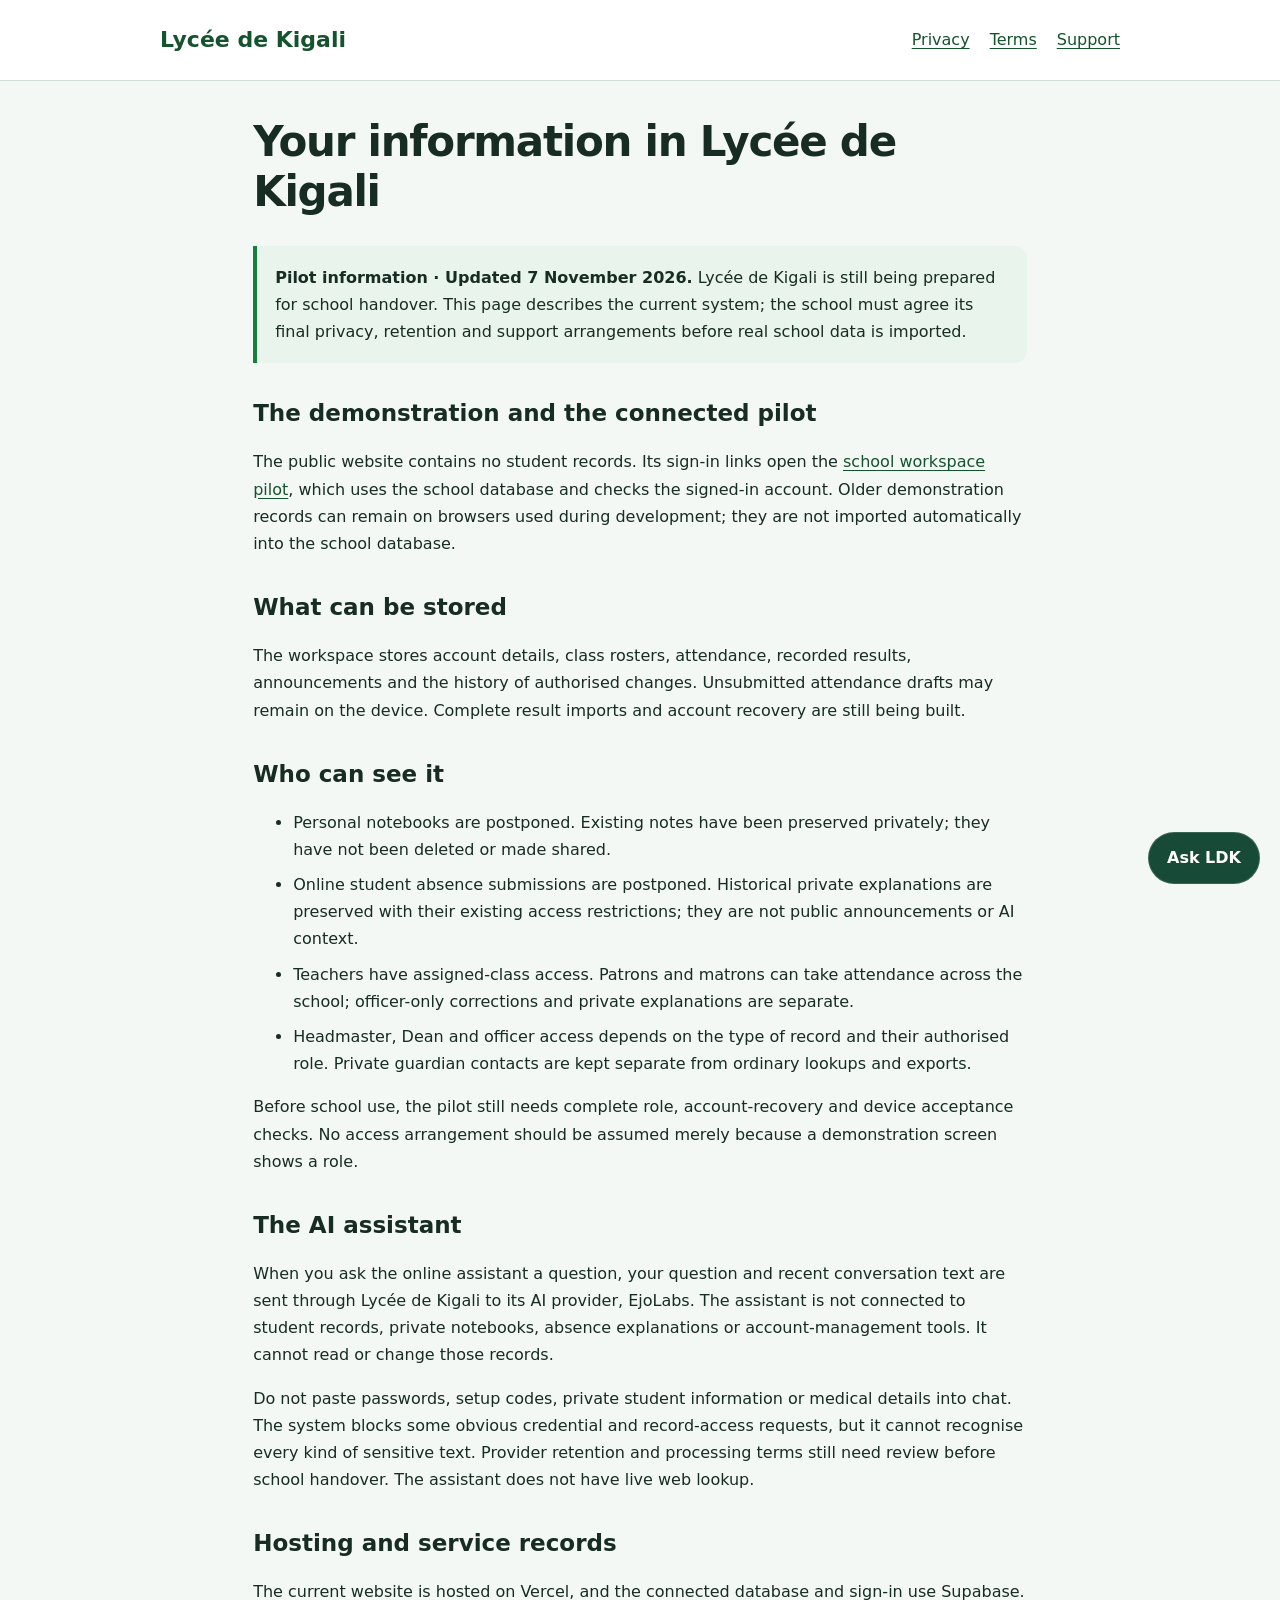
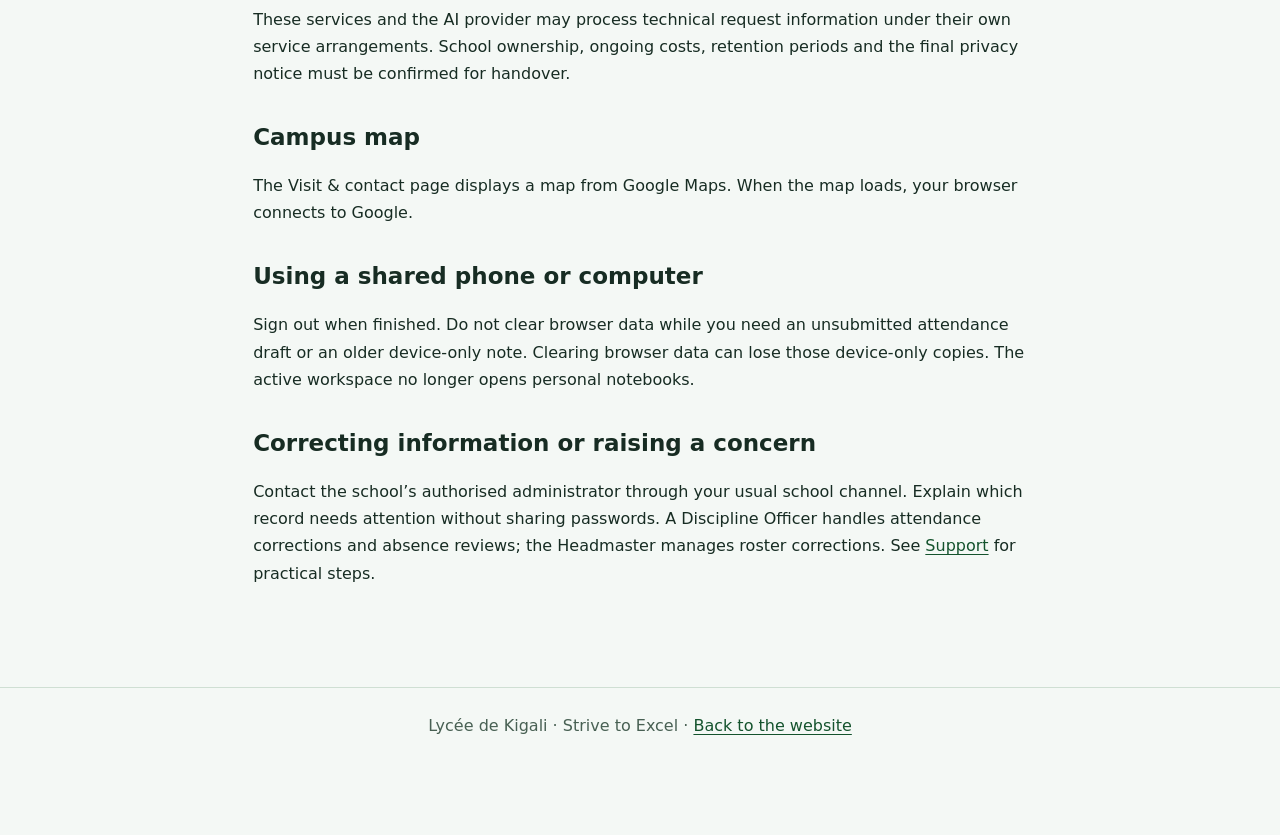
<file: privacy.html>
<!doctype html>
<html lang="en"><head><meta charset="utf-8"><meta name="viewport" content="width=device-width,initial-scale=1"><title>Privacy · Lycée de Kigali</title><link rel="stylesheet" href="info.css"><link rel="stylesheet" href="chat.css"><script src="chat-launcher.js" defer></script></head><body>
<a class="skip" href="#main">Skip to content</a><header class="info-header"><div class="info-nav"><a class="info-brand" href="index.html">Lycée de Kigali</a><nav aria-label="Information pages"><a href="privacy.html" aria-current="page">Privacy</a><a href="terms.html">Terms</a><a href="support.html">Support</a></nav></div></header>
<main id="main" tabindex="-1"><h1>Your information in Lycée de Kigali</h1><p class="pilot-note"><strong>Pilot information · Updated 7 November 2026.</strong> Lycée de Kigali is still being prepared for school handover. This page describes the current system; the school must agree its final privacy, retention and support arrangements before real school data is imported.</p>
<h2>The demonstration and the connected pilot</h2><p>The public website contains no student records. Its sign-in links open the <a href="connected/">school workspace pilot</a>, which uses the school database and checks the signed-in account. Older demonstration records can remain on browsers used during development; they are not imported automatically into the school database.</p>
<h2>What can be stored</h2><p>The workspace stores account details, class rosters, attendance, recorded results, announcements and the history of authorised changes. Unsubmitted attendance drafts may remain on the device. Complete result imports and account recovery are still being built.</p>
<h2>Who can see it</h2><ul><li>Personal notebooks are postponed. Existing notes have been preserved privately; they have not been deleted or made shared.</li><li>Online student absence submissions are postponed. Historical private explanations are preserved with their existing access restrictions; they are not public announcements or AI context.</li><li>Teachers have assigned-class access. Patrons and matrons can take attendance across the school; officer-only corrections and private explanations are separate.</li><li>Headmaster, Dean and officer access depends on the type of record and their authorised role. Private guardian contacts are kept separate from ordinary lookups and exports.</li></ul><p>Before school use, the pilot still needs complete role, account-recovery and device acceptance checks. No access arrangement should be assumed merely because a demonstration screen shows a role.</p>
<h2>The AI assistant</h2><p>When you ask the online assistant a question, your question and recent conversation text are sent through Lycée de Kigali to its AI provider, EjoLabs. The assistant is not connected to student records, private notebooks, absence explanations or account-management tools. It cannot read or change those records.</p><p>Do not paste passwords, setup codes, private student information or medical details into chat. The system blocks some obvious credential and record-access requests, but it cannot recognise every kind of sensitive text. Provider retention and processing terms still need review before school handover. The assistant does not have live web lookup.</p>
<h2>Hosting and service records</h2><p>The current website is hosted on Vercel, and the connected database and sign-in use Supabase. These services and the AI provider may process technical request information under their own service arrangements. School ownership, ongoing costs, retention periods and the final privacy notice must be confirmed for handover.</p>
<h2>Campus map</h2><p>The Visit &amp; contact page displays a map from Google Maps. When the map loads, your browser connects to Google.</p>
<h2>Using a shared phone or computer</h2><p>Sign out when finished. Do not clear browser data while you need an unsubmitted attendance draft or an older device-only note. Clearing browser data can lose those device-only copies. The active workspace no longer opens personal notebooks.</p>
<h2>Correcting information or raising a concern</h2><p>Contact the school’s authorised administrator through your usual school channel. Explain which record needs attention without sharing passwords. A Discipline Officer handles attendance corrections and absence reviews; the Headmaster manages roster corrections. See <a href="support.html">Support</a> for practical steps.</p></main>
<footer class="info-footer">Lycée de Kigali · Strive to Excel · <a href="index.html">Back to the website</a></footer></body></html>
</file>
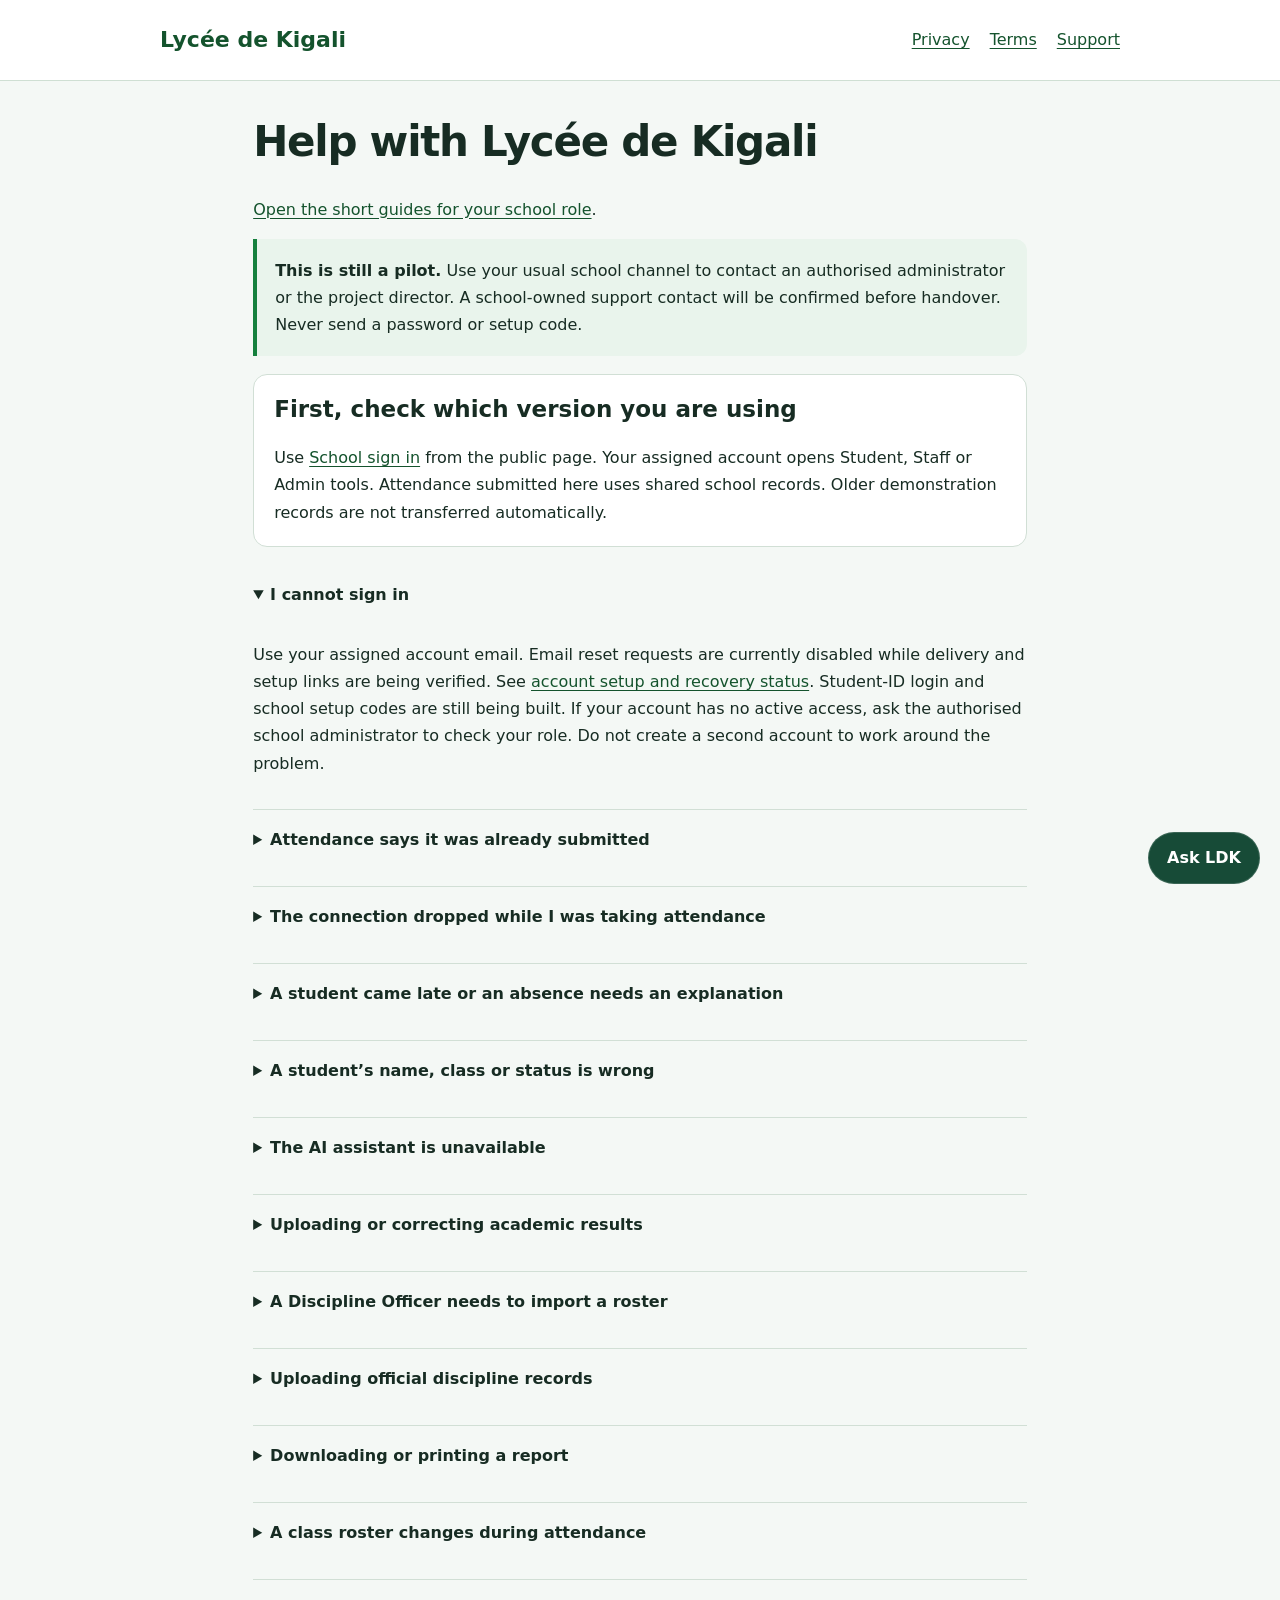
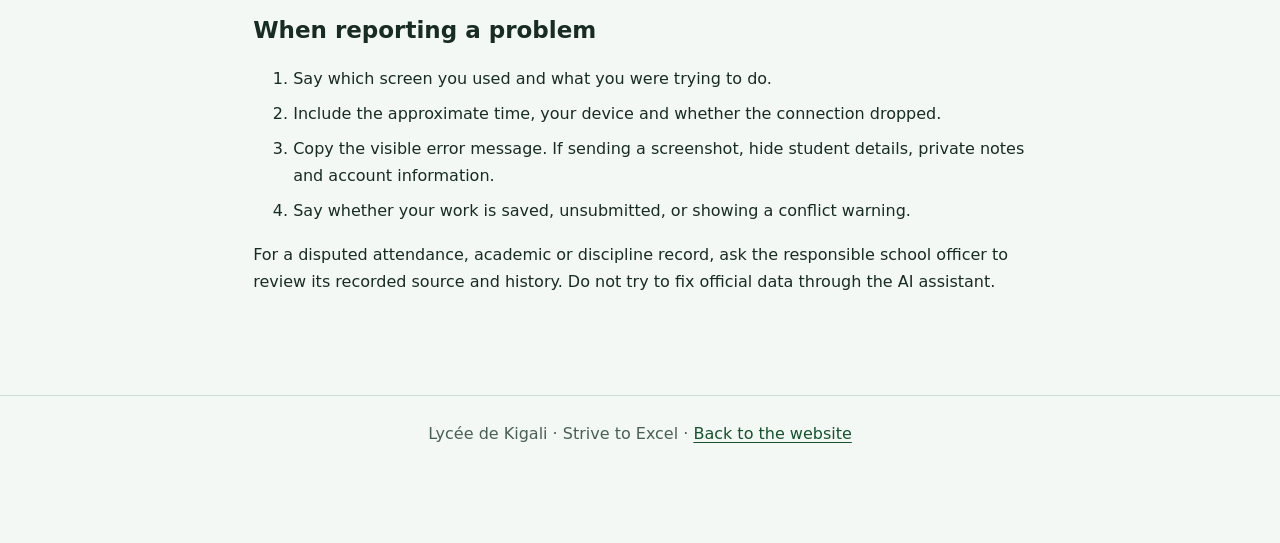
<file: support.html>
<!doctype html>
<html lang="en"><head><meta charset="utf-8"><meta name="viewport" content="width=device-width,initial-scale=1"><title>Support · Lycée de Kigali</title><link rel="stylesheet" href="info.css"><link rel="stylesheet" href="chat.css"><script src="chat-launcher.js" defer></script></head><body>
<a class="skip" href="#main">Skip to content</a><header class="info-header"><div class="info-nav"><a class="info-brand" href="index.html">Lycée de Kigali</a><nav aria-label="Information pages"><a href="privacy.html">Privacy</a><a href="terms.html">Terms</a><a href="support.html" aria-current="page">Support</a></nav></div></header>
<main id="main" tabindex="-1"><h1>Help with Lycée de Kigali</h1><p><a href="connected/guide.html">Open the short guides for your school role</a>.</p><p class="pilot-note"><strong>This is still a pilot.</strong> Use your usual school channel to contact an authorised administrator or the project director. A school-owned support contact will be confirmed before handover. Never send a password or setup code.</p>
<div class="info-card"><h2>First, check which version you are using</h2><p>Use <a href="connected/">School sign in</a> from the public page. Your assigned account opens Student, Staff or Admin tools. Attendance submitted here uses shared school records. Older demonstration records are not transferred automatically.</p></div>
<details open><summary>I cannot sign in</summary><p>Use your assigned account email. Email reset requests are currently disabled while delivery and setup links are being verified. See <a href="connected/account.html">account setup and recovery status</a>. Student-ID login and school setup codes are still being built. If your account has no active access, ask the authorised school administrator to check your role. Do not create a second account to work around the problem.</p></details>
<details><summary>Attendance says it was already submitted</summary><p>Open the class submission overview to see who submitted it and when. Ask a Discipline Officer to review and correct the register if necessary. A teacher or patron cannot overwrite someone else’s submitted main register.</p></details>
<details><summary>The connection dropped while I was taking attendance</summary><p>Keep the page open. An unsubmitted draft may be saved on that device. Reconnect, refresh the records and check whether someone else already submitted the class. Review the totals before submitting. A device draft is not proof that the school received the register.</p></details>
<details><summary>A student came late or an absence needs an explanation</summary><p>Contact the Discipline Office through the usual school channel. An officer can correct the main register to Present, Late or Excused and record the reason. Online student absence forms are postponed; staff attendance does not depend on a student owning a phone. Keep private reasons out of announcements and AI chat.</p></details>
<details><summary>A student’s name, class or status is wrong</summary><p>The Headmaster manages roster corrections. A Discipline Officer can submit a correction request in the School desk. Officers can add an individual student; this creates a high priority notification for the Headmaster. Whole-roster imports require the Headmaster’s one-use permission.</p></details>

<details><summary>The AI assistant is unavailable</summary><p>You can still use local product help. Try again later or ask a school officer about a school-specific issue. The AI does not have private record access or live web lookup. Never share private records to help it answer.</p></details>
<details><summary>Uploading or correcting academic results</summary><p>The Dean of Studies opens Academic results, chooses the class, names the release and uploads a CSV. Use student_id first, subject/maximum headers, and overall_percent last. Leave unavailable marks blank; zero means a real mark. Include every class student once. Check the preview, then fix warnings or give a reason before publishing. The Headmaster is notified. To correct a release, open it and choose Correct this release; the older version stays available. School-specific Excel formats are still being connected.</p></details><details><summary>A Discipline Officer needs to import a roster</summary><p>The Headmaster opens Staff accounts and allows one roster import for the officer. Permission lasts up to 24 hours and ends after one successful import. Invalid files do not use it. The officer opens Roster import and refreshes permission before checking the file. Adding one student does not require this bulk-import permission.</p></details><details><summary>Uploading official discipline records</summary><p>The Discipline Officer opens Discipline records, selects a class and snapshot date, and names the upload. Use the blank totals CSV template and include every required student once. Add an optional events CSV for dated reasons and the original recorder. Enter the official document reference, check the files, compare the preview to the source, then save. Totals come from the school’s official record; events do not deduct points here. The Headmaster and fellow officers are notified. To fix an upload, open it and choose Correct this import. Previous versions remain available.</p></details><details><summary>Downloading or printing a report</summary><p>Open Reports and choose a class, dates and attendance, academic results or official discipline. Results reports use one selected release within those dates. Show the report, then download CSV for Excel or choose Print / save as PDF. Changing filters clears the old report so you do not export the wrong view. Missing registers are unknown, not absences; blank academic marks are Not recorded. Keep downloaded student records private.</p></details><details><summary>A class roster changes during attendance</summary><p>Before saving, Lycée de Kigali checks the latest roster. If it changed, marks for remaining students are kept in your device draft and the class is reopened for review. Mark any new students, review the totals and confirm again. If the device cannot save the revised draft, keep the page open and copy your marks before reopening.</p></details><h2>When reporting a problem</h2><ol><li>Say which screen you used and what you were trying to do.</li><li>Include the approximate time, your device and whether the connection dropped.</li><li>Copy the visible error message. If sending a screenshot, hide student details, private notes and account information.</li><li>Say whether your work is saved, unsubmitted, or showing a conflict warning.</li></ol><p>For a disputed attendance, academic or discipline record, ask the responsible school officer to review its recorded source and history. Do not try to fix official data through the AI assistant.</p></main>
<footer class="info-footer">Lycée de Kigali · Strive to Excel · <a href="index.html">Back to the website</a></footer></body></html>
</file>
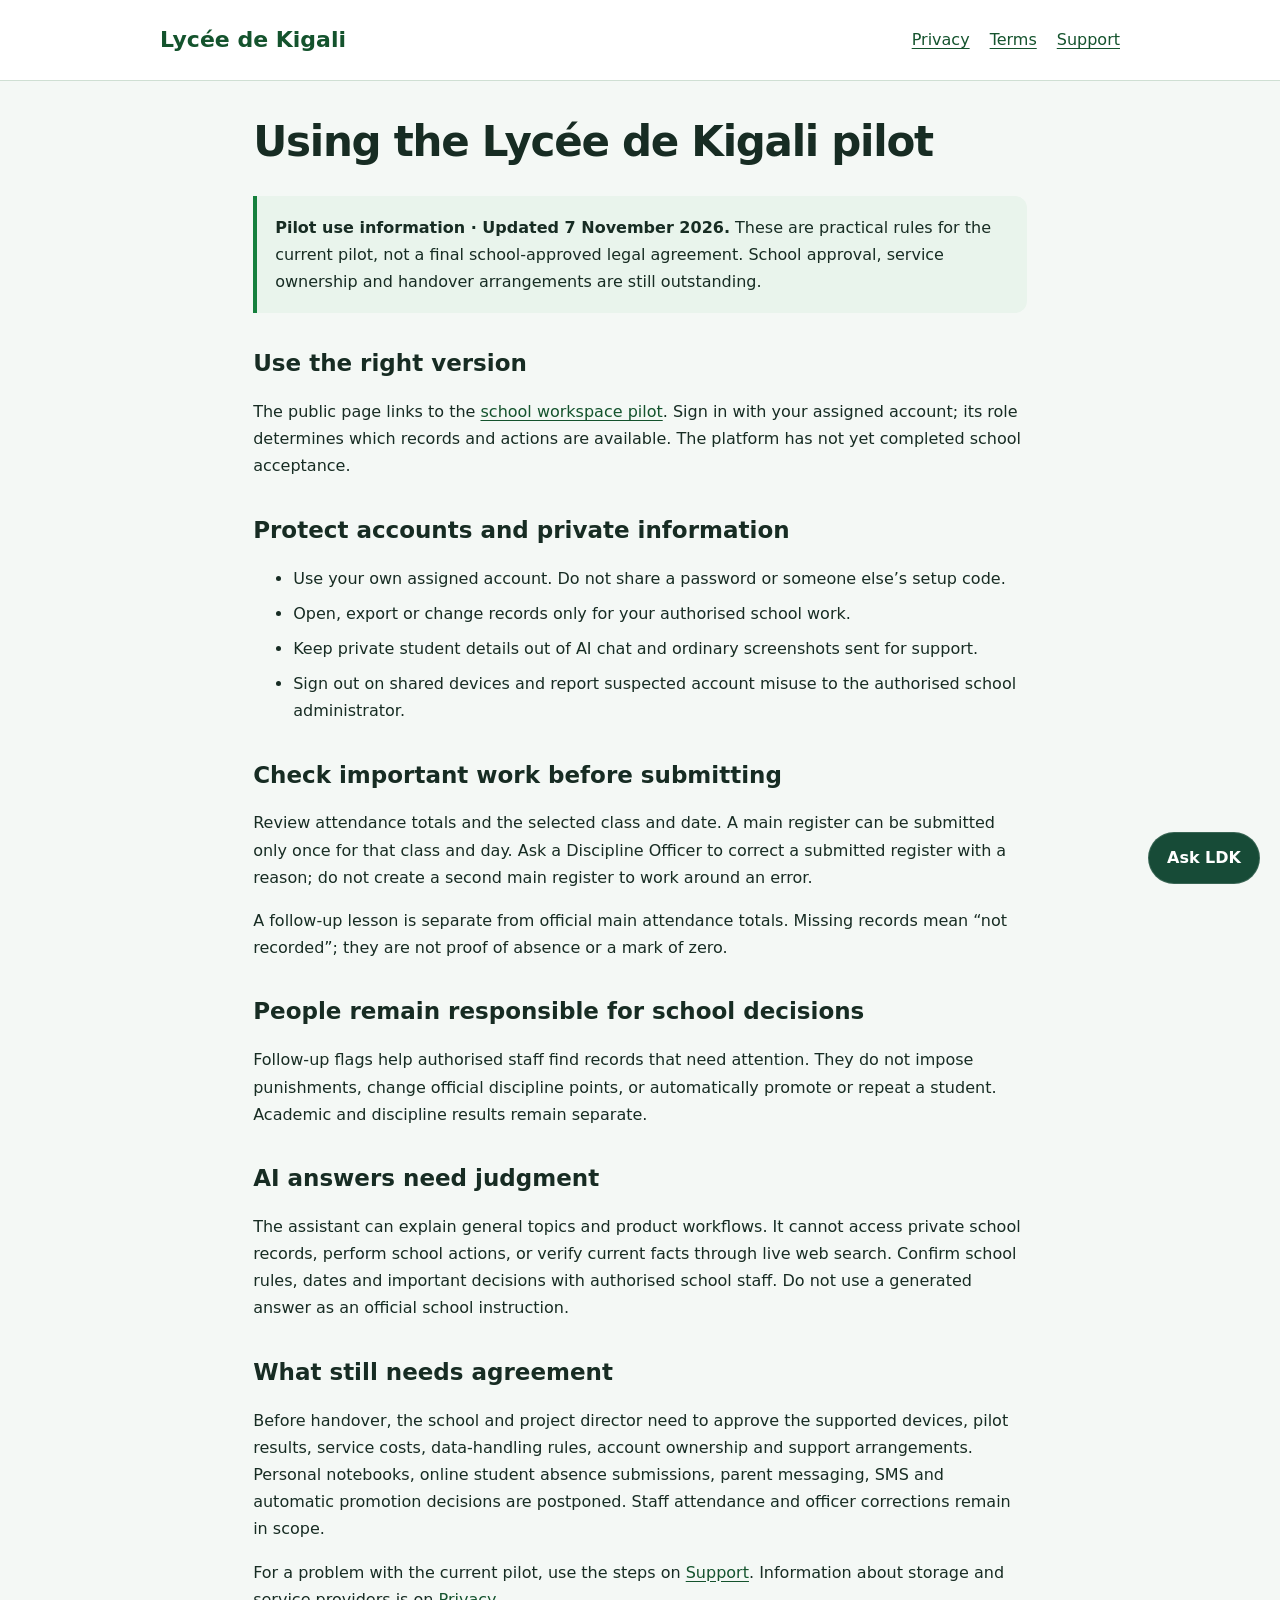
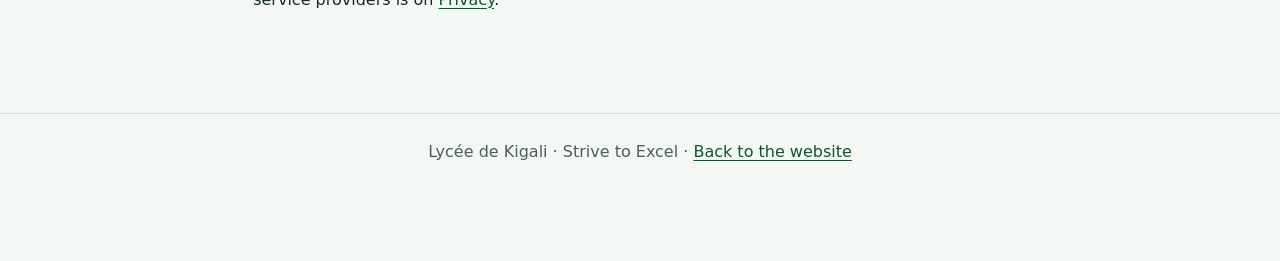
<file: terms.html>
<!doctype html>
<html lang="en"><head><meta charset="utf-8"><meta name="viewport" content="width=device-width,initial-scale=1"><title>Pilot use · Lycée de Kigali</title><link rel="stylesheet" href="info.css"><link rel="stylesheet" href="chat.css"><script src="chat-launcher.js" defer></script></head><body>
<a class="skip" href="#main">Skip to content</a><header class="info-header"><div class="info-nav"><a class="info-brand" href="index.html">Lycée de Kigali</a><nav aria-label="Information pages"><a href="privacy.html">Privacy</a><a href="terms.html" aria-current="page">Terms</a><a href="support.html">Support</a></nav></div></header>
<main id="main" tabindex="-1"><h1>Using the Lycée de Kigali pilot</h1><p class="pilot-note"><strong>Pilot use information · Updated 7 November 2026.</strong> These are practical rules for the current pilot, not a final school-approved legal agreement. School approval, service ownership and handover arrangements are still outstanding.</p>
<h2>Use the right version</h2><p>The public page links to the <a href="connected/">school workspace pilot</a>. Sign in with your assigned account; its role determines which records and actions are available. The platform has not yet completed school acceptance.</p>
<h2>Protect accounts and private information</h2><ul><li>Use your own assigned account. Do not share a password or someone else’s setup code.</li><li>Open, export or change records only for your authorised school work.</li><li>Keep private student details out of AI chat and ordinary screenshots sent for support.</li><li>Sign out on shared devices and report suspected account misuse to the authorised school administrator.</li></ul>
<h2>Check important work before submitting</h2><p>Review attendance totals and the selected class and date. A main register can be submitted only once for that class and day. Ask a Discipline Officer to correct a submitted register with a reason; do not create a second main register to work around an error.</p><p>A follow-up lesson is separate from official main attendance totals. Missing records mean “not recorded”; they are not proof of absence or a mark of zero.</p>
<h2>People remain responsible for school decisions</h2><p>Follow-up flags help authorised staff find records that need attention. They do not impose punishments, change official discipline points, or automatically promote or repeat a student. Academic and discipline results remain separate.</p>
<h2>AI answers need judgment</h2><p>The assistant can explain general topics and product workflows. It cannot access private school records, perform school actions, or verify current facts through live web search. Confirm school rules, dates and important decisions with authorised school staff. Do not use a generated answer as an official school instruction.</p>
<h2>What still needs agreement</h2><p>Before handover, the school and project director need to approve the supported devices, pilot results, service costs, data-handling rules, account ownership and support arrangements. Personal notebooks, online student absence submissions, parent messaging, SMS and automatic promotion decisions are postponed. Staff attendance and officer corrections remain in scope.</p><p>For a problem with the current pilot, use the steps on <a href="support.html">Support</a>. Information about storage and service providers is on <a href="privacy.html">Privacy</a>.</p></main>
<footer class="info-footer">Lycée de Kigali · Strive to Excel · <a href="index.html">Back to the website</a></footer></body></html>
</file>
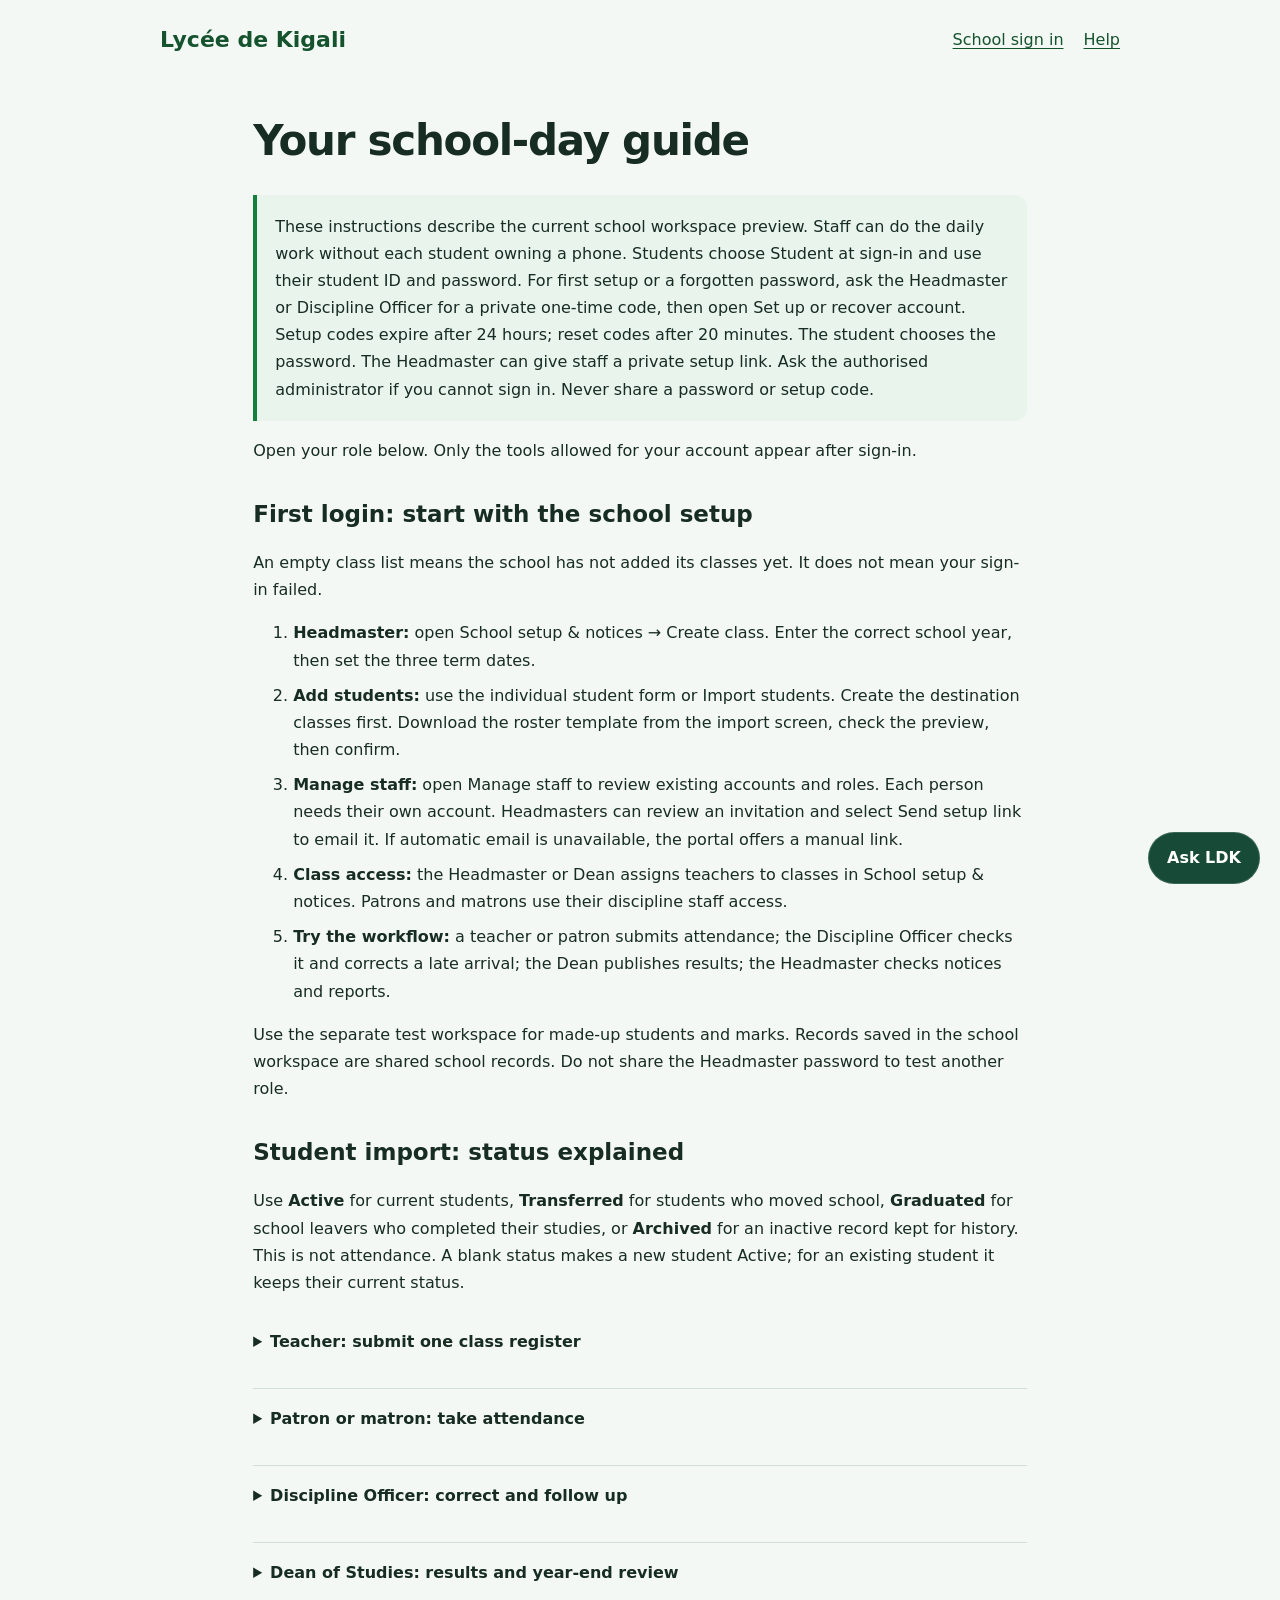
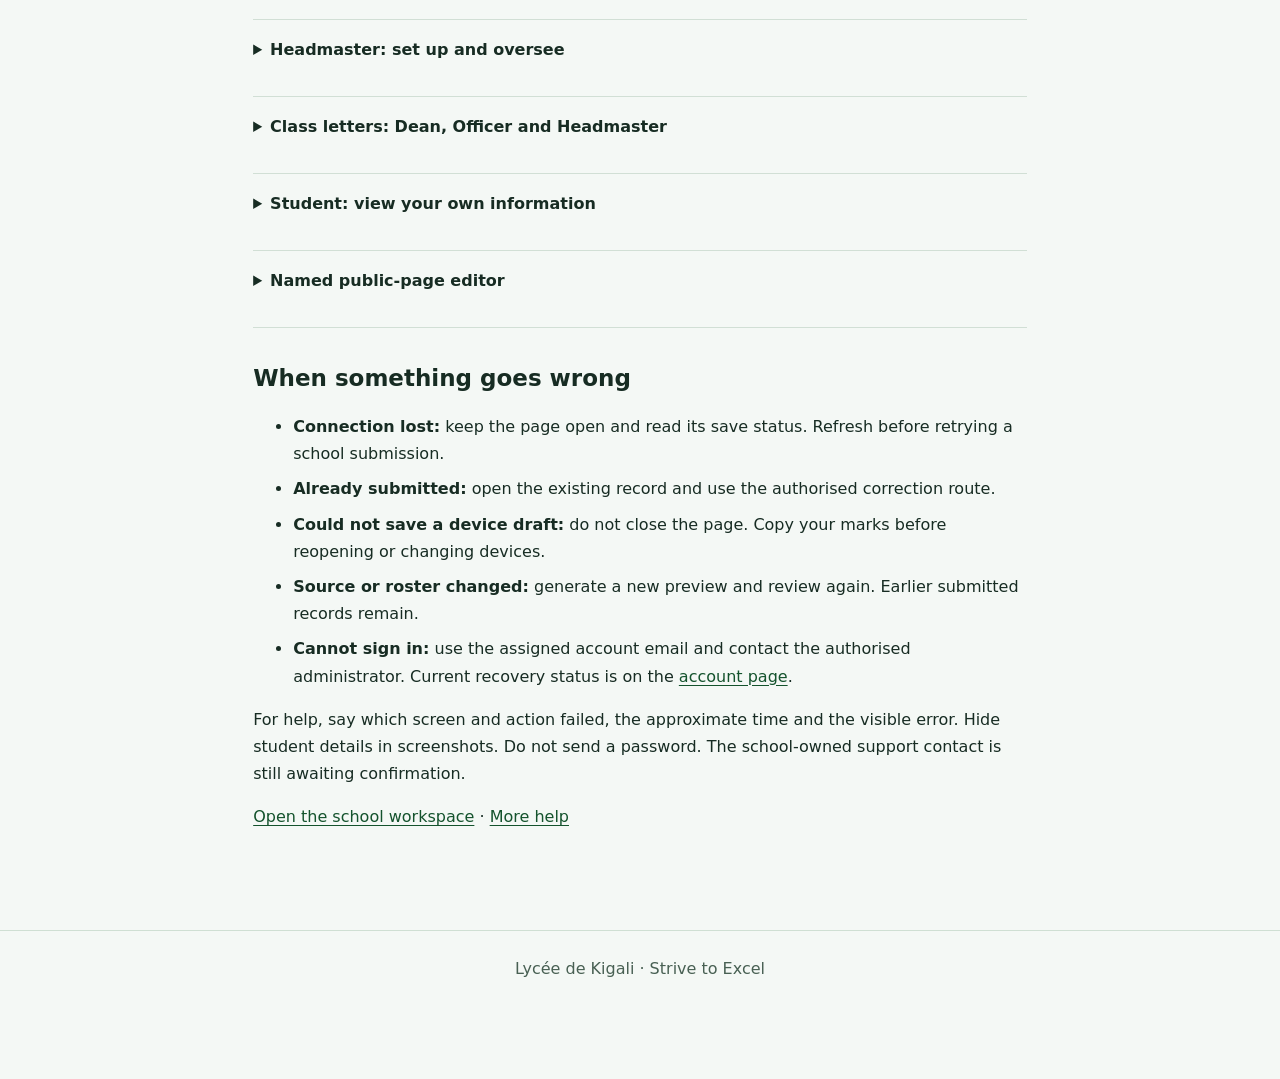
<file: connected/guide.html>
<!doctype html><html lang="en" data-theme="light"><head><meta charset="utf-8"><meta name="viewport" content="width=device-width,initial-scale=1"><title>Role guides · Lycée de Kigali</title><link rel="stylesheet" href="../info.css"><link rel="stylesheet" href="../chat.css"><script src="../chat-launcher.js" defer></script></head><body><a class="skip" href="#main">Skip to guides</a><header class="info-nav"><a class="info-brand" href="../index.html">Lycée de Kigali</a><nav aria-label="Guide navigation"><a href="index.html">School sign in</a><a href="../support.html">Help</a></nav></header><main id="main"><h1>Your school-day guide</h1><p class="pilot-note">These instructions describe the current school workspace preview. Staff can do the daily work without each student owning a phone. Students choose Student at sign-in and use their student ID and password. For first setup or a forgotten password, ask the Headmaster or Discipline Officer for a private one-time code, then open Set up or recover account. Setup codes expire after 24 hours; reset codes after 20 minutes. The student chooses the password. The Headmaster can give staff a private setup link. Ask the authorised administrator if you cannot sign in. Never share a password or setup code.</p><p>Open your role below. Only the tools allowed for your account appear after sign-in.</p>
<section aria-labelledby="first-setup"><h2 id="first-setup">First login: start with the school setup</h2><p>An empty class list means the school has not added its classes yet. It does not mean your sign-in failed.</p><ol><li><strong>Headmaster:</strong> open School setup & notices → Create class. Enter the correct school year, then set the three term dates.</li><li><strong>Add students:</strong> use the individual student form or Import students. Create the destination classes first. Download the roster template from the import screen, check the preview, then confirm.</li><li><strong>Manage staff:</strong> open Manage staff to review existing accounts and roles. Each person needs their own account. Headmasters can review an invitation and select Send setup link to email it. If automatic email is unavailable, the portal offers a manual link.</li><li><strong>Class access:</strong> the Headmaster or Dean assigns teachers to classes in School setup & notices. Patrons and matrons use their discipline staff access.</li><li><strong>Try the workflow:</strong> a teacher or patron submits attendance; the Discipline Officer checks it and corrects a late arrival; the Dean publishes results; the Headmaster checks notices and reports.</li></ol><p>Use the separate test workspace for made-up students and marks. Records saved in the school workspace are shared school records. Do not share the Headmaster password to test another role.</p></section>
<section><h2>Student import: status explained</h2><p>Use <strong>Active</strong> for current students, <strong>Transferred</strong> for students who moved school, <strong>Graduated</strong> for school leavers who completed their studies, or <strong>Archived</strong> for an inactive record kept for history. This is not attendance. A blank status makes a new student Active; for an existing student it keeps their current status.</p></section><details><summary>Teacher: submit one class register</summary><ol><li>Sign in with your assigned account. Open <strong>Today</strong> to see missing attendance.</li><li>Open <strong>Attendance</strong>, check the date and choose your assigned class. Choose <strong>Main daily attendance</strong> and open the class.</li><li>Choose a status for every student. Late counts as attended. Follow the school’s instructions when using Excused.</li><li>Review the totals, then confirm. Wait for <strong>Submitted to the school</strong>. A device draft is not a submitted register.</li><li>If someone already submitted, ask a Discipline Officer for a correction. You cannot overwrite their register.</li><li>If the roster changed, remaining marks are kept in the draft. Mark new students and review again. A follow-up lesson is a separate register and never changes main attendance totals.</li></ol><p>If your assigned class is missing, ask the Headmaster or Dean to check your class access.</p></details>
<details><summary>Patron or matron: take attendance</summary><ol><li>Open Attendance and choose the school class and date.</li><li>Use the same main-register review and confirmation steps as a teacher.</li><li>Check the class submission overview to see which classes are missing and who submitted each register.</li><li>After a dropped connection, keep the page open, reconnect and refresh. If another register exists, your draft stays for comparison.</li><li>Send corrections through the Discipline Office. Do not put private student explanations in announcements or AI chat.</li></ol></details>
<details><summary>Discipline Officer: correct and follow up</summary><ol><li>Open Today and check missing registers, discipline/attendance concerns and notifications.</li><li>In Attendance, open a submitted main register. Choose the corrected status, write the reason and save. The previous status and recorder stay in history.</li><li>In Discipline records, choose a class, date and upload name. Download the blank totals template. Include each required student exactly once.</li><li>Use the school’s official totals, not a deduction calculated in Lycée de Kigali. Add optional dated source events and their original recorder; identify the official source document.</li><li>Check the files, compare the preview to the official source, then save. The Headmaster and fellow officers get a notification. No separate approval is required.</li><li>To correct an import, open it and choose Correct this import. A totals-only correction keeps earlier events; a new events file replaces them after review. Earlier versions remain available.</li></ol><p>You can add one student in School setup & notices; the Headmaster receives a high priority notice. Whole-roster imports need the Headmaster’s one-use permission. Ask for roster corrections through School setup & notices.</p></details>
<details><summary>Dean of Studies: results and year-end review</summary><ol><li>Open Marks & results, choose the class and name the release. Download the blank CSV template and enter each subject’s maximum.</li><li>Keep student_id first and overall_percent last. A blank is Not recorded; zero is a real mark. Include every required student once.</li><li>Check the preview. Fix errors, or record why unresolved warnings can be published. Supplied overall percentages determine the saved class ranks.</li><li>Publish. The Headmaster is notified. A correction creates a new version and keeps the earlier marks and ranks.</li><li>For a manual promote/repeat decision, open School setup & notices → Year-end promote / repeat review. Open one student, choose the review year, results source, decision and configured next-year destination class.</li><li>Write your review conclusion, check the preview and explicitly confirm. The default 50% threshold highlights review; it never makes the decision. You can set another yearly review threshold in this tool.</li></ol><p>Use Correct this decision for a later reviewed change. Previous decisions and class history remain. The Headmaster manages school-leaver Graduated status separately.</p></details>
<details><summary>Headmaster: set up and oversee</summary><ol><li>Use School setup & notices to create classes and set the three term dates. Give teachers their class assignments with the Dean.</li><li>Use Manage staff to review roles, disable access, or delete eligible staff accounts. To invite a new staff member, review their details and select Send setup link.</li><li>Check Today for missing attendance, roster requests, published results, discipline updates and saved class letters.</li><li>Review individual student additions and manage name/class/status corrections. Allow a Discipline Officer one roster import when needed; it expires after 24 hours or one successful import.</li><li>To change the school year for all current classes after Term 3, open School setup & notices → Automatic school-year change. Set the next year once, review and schedule. You can cancel before it runs. This keeps students in their classes and does not promote them. For year-end promotion work, configure destination classes for the next year before reviewing promote/repeat decisions. A class-year change keeps students in that class; it does not make promotion decisions.</li><li>Open Reports for a class/date view or one selected release. A CSV or print view uses the report you loaded. Keep exported student records private.</li><li>In School setup & notices → Edit public website text, publish only approved public information. You can authorise named staff editors there. Their permission does not make them a Headmaster.</li></ol><p>History starts at the stated baseline. Lycée de Kigali does not invent older enrolment dates or treat missing records as proof that school tasks were completed.</p></details>
<details><summary>Class letters: Dean, Officer and Headmaster</summary><ol><li>The Dean or Officer opens Class letters and chooses the class, school year, dates and exact academic/discipline source releases. Missing sources stay Not recorded.</li><li>Add an explanation, then Generate letter. Read the fixed school-record summaries and check any numbers you wrote yourself.</li><li>Confirm your review and save for the Headmaster. This saves in the school account and creates an in-app notice; it sends no email or SMS.</li><li>The Headmaster opens the saved letter. Printing includes the saved date, author and source references. Additional official discipline details may use extra pages.</li><li>If source records change later, the earlier letter stays unchanged and shows a notice. An author can prepare, review and save a new version.</li></ol><p>Private absence explanations, medical evidence, guardian contacts and notebook text are excluded. Never add them in the free-text explanation. School reporting practice still needs pilot confirmation.</p></details>
<details><summary>Student: view your own information</summary><p>When the school supplies a working account, My records shows your own recorded results, attendance and official discipline total. School setup & notices shows notices addressed to you. Missing results say Not recorded. Online absence-submission forms and notebooks are postponed. Ask school staff about a disputed record or access problem.</p></details>
<details><summary>Named public-page editor</summary><ol><li>Open School setup & notices → Edit public website text. If it is absent, ask the Headmaster to check your editor permission.</li><li>Change the public school sections. Leave unavailable facts blank; do not copy unconfirmed details from an older website.</li><li>Confirm school approval, review all public text and then confirm publication.</li><li>If another editor published first, copy your changes, reload the current text and compare before trying again. Text is never silently overwritten.</li></ol></details>
<h2>When something goes wrong</h2><ul><li><strong>Connection lost:</strong> keep the page open and read its save status. Refresh before retrying a school submission.</li><li><strong>Already submitted:</strong> open the existing record and use the authorised correction route.</li><li><strong>Could not save a device draft:</strong> do not close the page. Copy your marks before reopening or changing devices.</li><li><strong>Source or roster changed:</strong> generate a new preview and review again. Earlier submitted records remain.</li><li><strong>Cannot sign in:</strong> use the assigned account email and contact the authorised administrator. Current recovery status is on the <a href="account.html">account page</a>.</li></ul><p>For help, say which screen and action failed, the approximate time and the visible error. Hide student details in screenshots. Do not send a password. The school-owned support contact is still awaiting confirmation.</p><p><a href="index.html">Open the school workspace</a> · <a href="../support.html">More help</a></p></main><footer class="info-footer">Lycée de Kigali · Strive to Excel</footer></body></html>
</file>
<file: info.css>
:root{color-scheme:light}body{margin:0;background:#f4f8f5;color:#172c23;font:16px/1.7 system-ui,sans-serif}a{color:#14532d;text-underline-offset:3px}a:focus-visible,summary:focus-visible{outline:3px solid #15803d;outline-offset:4px}.info-header{border-bottom:1px solid #cfdfd3;background:#fff}.info-nav{max-width:960px;padding:18px 24px;margin:auto;display:flex;align-items:center;gap:20px;flex-wrap:wrap}.info-brand{font-weight:800;font-size:22px;text-decoration:none}.info-nav nav{margin-left:auto;display:flex;gap:20px;flex-wrap:wrap}.info-nav a{min-height:44px;display:inline-flex;align-items:center}main{max-width:76ch;margin:36px auto;padding:0 24px 48px}h1{font-size:clamp(30px,5vw,42px);line-height:1.2;letter-spacing:-.03em}h2{font-size:23px;line-height:1.3;margin-top:36px}.pilot-note{padding:18px;border-left:4px solid #15803d;background:#e9f4ec;border-radius:0 12px 12px 0}.info-card{padding:20px;border:1px solid #d1dfd5;border-radius:14px;background:#fff;margin:18px 0}.info-card h2{margin-top:0}.info-card p:last-child{margin-bottom:0}li{margin:8px 0}.info-footer{border-top:1px solid #cfdfd3;padding:24px;color:#486053;text-align:center}details{padding:16px 0;border-bottom:1px solid #d1dfd5}summary{font-weight:650;cursor:pointer;min-height:44px}.skip{position:absolute;left:12px;top:-100px;background:#fff;padding:12px;z-index:2}.skip:focus{top:8px}@media(max-width:600px){main{margin-top:26px;padding-inline:18px}.info-nav{padding-inline:18px;gap:8px}.info-nav nav{margin-left:0;width:100%;gap:18px}.info-card{padding:16px}}
</file>
<file: chat.css>
#ai-assistant{position:fixed;bottom:max(16px,env(safe-area-inset-bottom));right:20px;z-index:500;font-family:inherit}
#ai-assistant [hidden]{display:none!important}
#ai-chat-panel{width:410px;max-width:calc(100vw - 32px);height:min(650px,calc(100dvh - 32px));display:flex;flex-direction:column;background:var(--s1);border:1px solid var(--b);border-radius:20px;box-shadow:0 16px 64px #0005;overflow:hidden}
.ai-header{display:flex;gap:12px;align-items:center;padding:18px;background:var(--p);color:#fff}
.ai-avatar{width:38px;height:38px;border-radius:12px;display:grid;place-items:center;background:#ffffff24;font-weight:800;flex:none}
.ai-heading{flex:1;min-width:0}.ai-heading h2{font-size:17px;margin:0}.ai-heading p{font-size:12px;opacity:.85;margin:3px 0 0}
#ai-assistant button{font:inherit;cursor:pointer;min-height:44px;border-radius:10px}
.ai-icon-button {
  flex-shrink: 0;
  padding: 0 10px;
  border: 1px solid currentColor;
  color: inherit;
  background: transparent;
}
.ai-toolbar{display:flex;align-items:center;justify-content:space-between;padding:0 16px;border-bottom:1px solid var(--b);font-size:12px;color:var(--t2)}
.ai-toolbar button,.ai-progress button{border:0;background:transparent;color:var(--t);font-weight:600}
#ai-messages{flex:1;min-height:80px;overflow-y:auto;overscroll-behavior:contain;padding:18px;display:flex;flex-direction:column;gap:14px;scrollbar-width:thin}
.ai-message{flex-shrink:0;max-width:92%;padding:12px 14px;border-radius:15px;font-size:14px;line-height:1.6;white-space:pre-wrap;overflow-wrap:anywhere}
.ai-message-user{align-self:flex-end;background:var(--a);color:#fff;border-bottom-right-radius:4px}
.ai-message-assistant{align-self:flex-start;background:var(--s2);color:var(--t);border-bottom-left-radius:4px}
.ai-waiting{display:flex;gap:6px;align-items:center;min-height:44px;font-weight:600}
.ai-writing::after{content:"";display:inline-block;width:2px;height:1em;margin-inline-start:4px;vertical-align:-.12em;background:var(--a);animation:ai-pulse 1s infinite}
.ai-waiting span{width:6px;height:6px;background:var(--a);border-radius:50%;animation:ai-pulse 1s infinite}
.ai-waiting span:nth-child(2){animation-delay:.15s}.ai-waiting span:nth-child(3){animation-delay:.3s}
.ai-suggestions{display:flex;gap:8px;padding:0 14px;flex-wrap:wrap}
.ai-suggestions button{font-size:12px!important;background:var(--s2);border:1px solid var(--b);color:var(--t);padding:0 10px}
.ai-progress{display:flex;align-items:center;justify-content:space-between;gap:6px;min-height:32px;padding:4px 16px;color:var(--t2);font-size:11px}
.ai-composer{display:flex;align-items:flex-end;gap:8px;margin:0 14px;border:1px solid var(--b);padding:6px;border-radius:14px;background:var(--s2)}
#ai-input{flex:1;min-width:0;resize:none;max-height:100px;border:0;background:transparent;color:var(--t);padding:6px;font:inherit;font-size:16px;line-height:1.4}
#ai-send,#ai-stop{padding:0 12px;border:0;background:var(--a);color:#fff;font-weight:600!important;flex:none}
#ai-stop{background:var(--s3);color:var(--t)}#ai-send:disabled{display:none}
.ai-disclaimer{margin:8px 16px 12px;font-size:10px;line-height:1.5;color:var(--t2)}
#ai-fab{display:flex;align-items:center;gap:10px;padding:0 18px;height:52px;border:1px solid #ffffff25;border-radius:28px!important;background:var(--a);color:#fff;box-shadow:var(--sh2);font-weight:600!important}
#ai-fab span{font-size:22px}
#ai-assistant button:focus-visible,#ai-input:focus-visible{outline:2px solid var(--a);outline-offset:3px}
.ai-sr-only{position:absolute;width:1px;height:1px;overflow:hidden;clip-path:inset(50%)}
@media(max-width:480px){#ai-assistant{right:8px;bottom:max(8px,env(safe-area-inset-bottom))}#ai-chat-panel{width:calc(100vw - 16px);max-width:none;height:calc(100dvh - 24px);border-radius:16px}.ai-header{padding:12px}.ai-suggestions{gap:6px}}
@media(prefers-reduced-motion:reduce){.ai-waiting span{animation:none}.ai-writing::after{display:none}}

#ai-messages:focus-visible{outline:3px solid var(--a);outline-offset:-4px}#ai-assistant button:focus-visible{outline:3px solid var(--t);outline-offset:2px;box-shadow:0 0 0 5px var(--s1)}

.ai-avatar img{display:block;flex-shrink:0;object-fit:contain}.ai-avatar{background:transparent;border-radius:0}

@media (max-height: 500px) {
  .ai-header { padding: 6px 12px; }
  #ai-messages { min-height: 0; padding: 8px 12px; }
  .ai-suggestions { display: none; }
  .ai-disclaimer { margin: 4px 12px 6px; }
}

/* Keep the shared widget independent of information and school workspace layouts. */
#ai-assistant {
  --chat-accent: #174b37;
  --s1: var(--chat-background, #fff);
  --s2: var(--chat-surface, #edf4ef);
  --s3: var(--chat-control, #ddeae1);
  --b: var(--chat-border, #bacfc2);
  --t: var(--chat-text, #172c23);
  --t2: var(--chat-muted, #385348);
  --a: var(--chat-accent);
  --p: var(--chat-accent);
  color: var(--t);
  line-height: 1.4;
}

[data-theme="dark"] #ai-assistant {
  --chat-accent: #21634e;
  --chat-background: #151819;
  --chat-surface: #1a201e;
  --chat-control: #222b27;
  --chat-border: #506158;
  --chat-text: #e3f4ef;
  --chat-muted: #c0ccc7;
}

#ai-chat-panel {
  margin: 0;
  padding: 0;
}

#ai-assistant .ai-header {
  margin: 0;
  flex-wrap: nowrap;
}

#ai-assistant button {
  width: auto;
  margin: 0;
}

#ai-assistant .ai-toolbar button,
#ai-assistant .ai-progress button {
  background: transparent;
}

#ai-input {
  width: auto;
  min-height: 0;
  background: transparent;
  border: 0;
}

#ai-load-status {
  max-width: min(280px, calc(100vw - 40px));
  margin: 0 0 8px;
  padding: 8px 12px;
  border: 1px solid var(--b);
  border-radius: 8px;
  background: var(--s1);
  font-size: 13px;
}

#ai-load-status:empty { margin: 0; padding: 0; border: 0; }
.ldk-chat-page:not(.institution) { padding-bottom: 72px; }

@media print {
  #ai-assistant { display: none !important; }
  .ldk-chat-page:not(.institution) { padding-bottom: 0; }
}
</file>
